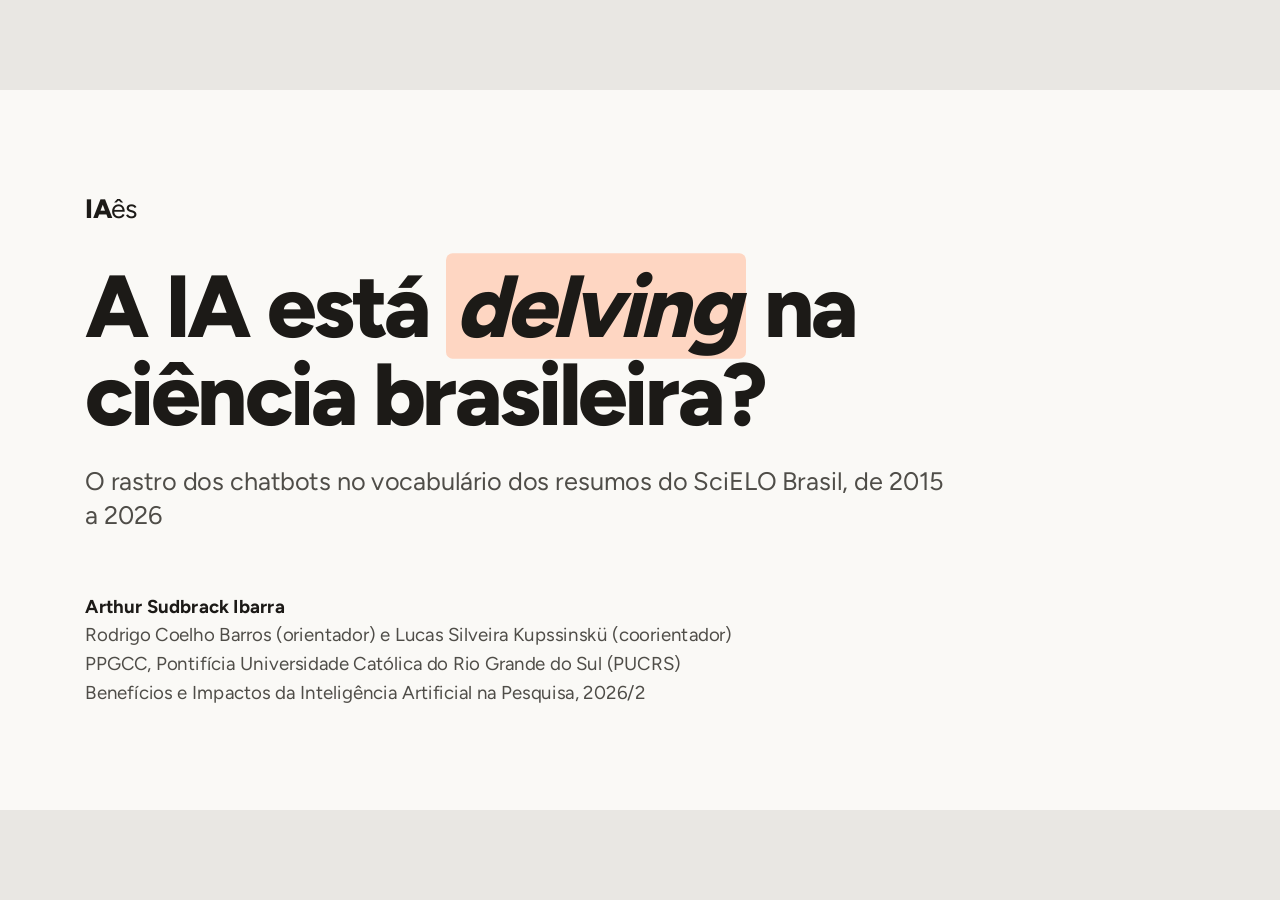
<file: slides/index.html>
<!DOCTYPE html>
<html lang="pt-BR">
<head>
<meta charset="UTF-8">
<meta name="viewport" content="width=device-width, initial-scale=1.0">
<title>A IA está delving na ciência brasileira?</title>

<!-- Figtree, the IAês typeface, from the site's own files (see FONTS below), so the deck works
     offline and makes no third-party requests, like the site. -->

<style>
/* ===========================================================================
   FONTS
   =========================================================================== */
@font-face { font-family: 'Figtree'; font-weight: 400; font-display: swap; src: url('../site/public/fontes/figtree/figtree-latin-400-normal.woff2') format('woff2'); }
@font-face { font-family: 'Figtree'; font-weight: 500; font-display: swap; src: url('../site/public/fontes/figtree/figtree-latin-500-normal.woff2') format('woff2'); }
@font-face { font-family: 'Figtree'; font-weight: 600; font-display: swap; src: url('../site/public/fontes/figtree/figtree-latin-600-normal.woff2') format('woff2'); }
@font-face { font-family: 'Figtree'; font-weight: 700; font-display: swap; src: url('../site/public/fontes/figtree/figtree-latin-700-normal.woff2') format('woff2'); }
@font-face { font-family: 'Figtree'; font-weight: 800; font-display: swap; src: url('../site/public/fontes/figtree/figtree-latin-800-normal.woff2') format('woff2'); }

/* ===========================================================================
   THEME TOKENS
   Copied from the IAês design (site/public/css/iaes.css) so the slides and
   the site look like one piece when the video cuts between them.
   =========================================================================== */
:root {
    --papel: #FAF9F6;
    --superficie: #FFFFFF;
    --sutil: #F1F0ED;
    --linha: #E1DFDB;
    --linha-forte: #CAC7C2;
    --tinta: #1C1A17;
    --tinta-2: #4F4D48;
    --tinta-3: #66635D;
    --grade: #E8E6E2;
    --eixo: #BAB7B2;
    --base: #888681;
    --base-claro: #B3B1AB;
    --excesso: #D84925;
    --excesso-texto: #AF2F09;
    --excesso-veu: rgba(216, 73, 37, .16);
    --pt: #0A96AF;
    --en: #3853B6;
    --pt-1: #D4E9EB;
    --en-1: #DBDEEC;
    --inserido: #035E23;
    --inserido-fundo: #CDF1D3;
    --realce-2: #FED6C2;

    --fonte: 'Figtree', 'Helvetica Neue', Arial, sans-serif;

    --stage-bg: #E9E7E3;
    --slide-bg: var(--papel);

    --pad-x: 128px;
    --title-size: 64px;
    --body-size: 34px;
    --small-size: 24px;
    --ease: cubic-bezier(0.16, 1, 0.3, 1);
}

* { margin: 0; padding: 0; box-sizing: border-box; }

/* ===========================================================================
   FIXED 16:9 STAGE
   =========================================================================== */
/* 1. Lock the browser viewport */
html,
body {
    width: 100%;
    height: 100%;
    margin: 0;
    overflow: hidden;
    background: var(--stage-bg, #000);
}

/* 2. Full-window deck viewport */
.deck-viewport {
    position: fixed;
    inset: 0;
    overflow: hidden;
    background: var(--stage-bg, #000);
}

/* 3. Fixed 16:9 design canvas.
   JavaScript sets transform: translate(...) scale(...). */
.deck-stage {
    position: absolute;
    left: 0;
    top: 0;
    width: 1920px;
    height: 1080px;
    overflow: hidden;
    transform-origin: 0 0;
    background: var(--slide-bg, #fff);
}

/* 4. Slides stack inside the fixed stage.
   Content must be laid out at 1920×1080, not reflowed per device. */
.slide {
    position: absolute;
    inset: 0;
    width: 1920px;
    height: 1080px;
    overflow: hidden;
    display: block;
    visibility: hidden;
    opacity: 0;
    pointer-events: none;
    background: var(--slide-bg, #fff);
}

.slide.active,
.slide.visible {
    visibility: visible;
    opacity: 1;
    pointer-events: auto;
    z-index: 1;
}

/* 5. Keep media inside authored slide bounds */
img,
video,
canvas,
svg {
    max-width: 100%;
    max-height: 100%;
}

/* 6. Presentation chrome stays outside the slide design system */
.deck-controls {
    position: fixed;
    left: 50%;
    bottom: 22px;
    transform: translateX(-50%);
    z-index: 1000;
}

/* 7. Print one fixed-size slide per page */
@media print {
    html,
    body {
        width: 1920px;
        height: auto;
        overflow: visible;
        background: #fff;
    }

    .deck-viewport {
        position: static;
        overflow: visible;
        background: #fff;
    }

    .deck-stage {
        position: static;
        width: auto;
        height: auto;
        transform: none !important;
        background: none;
    }

    .slide {
        position: relative;
        display: block !important;
        visibility: visible !important;
        opacity: 1 !important;
        pointer-events: auto !important;
        width: 1920px;
        height: 1080px;
        break-after: page;
        page-break-after: always;
    }

    .slide:last-child {
        break-after: auto;
        page-break-after: auto;
    }

    .deck-controls {
        display: none !important;
    }
}

/* 8. Reduced motion */
@media (prefers-reduced-motion: reduce) {
    *,
    *::before,
    *::after {
        animation-duration: 0.01ms !important;
        transition-duration: 0.2s !important;
    }
}

/* ===========================================================================
   BASE TYPE
   =========================================================================== */
body { font-family: var(--fonte); color: var(--tinta); -webkit-font-smoothing: antialiased; }
.slide { font-family: var(--fonte); color: var(--tinta); }
.notes { display: none !important; }

/* ===========================================================================
   SLIDE FRAME
   Every content slide: an action title at the top, the exhibit below, and a
   thin footer with the author and the slide number.
   =========================================================================== */
.frame {
    position: absolute;
    inset: 0;
    padding: 96px var(--pad-x) 0;
    display: flex;
    flex-direction: column;
}
.title {
    font-size: var(--title-size);
    line-height: 1.08;
    font-weight: 800;
    letter-spacing: -0.02em;
    max-width: 1560px;
    text-wrap: balance;
}
.lede {
    margin-top: 24px;
    font-size: 30px;
    line-height: 1.4;
    color: var(--tinta-2);
    max-width: 1300px;
}
.body {
    flex: 1;
    display: flex;
    gap: 80px;
    align-items: center;
    padding-bottom: 120px;
}
.foot {
    position: absolute;
    left: var(--pad-x);
    right: var(--pad-x);
    bottom: 48px;
    display: flex;
    justify-content: space-between;
    align-items: baseline;
    font-size: 20px;
    color: var(--tinta-3);
    border-top: 1px solid var(--linha);
    padding-top: 16px;
}
.foot .src { max-width: 1300px; }
.foot .n { font-weight: 600; font-variant-numeric: tabular-nums; }

.wordmark { font-weight: 800; letter-spacing: -0.03em; }
.wordmark span { font-weight: 300; }

.w { font-style: italic; }
.en { color: var(--en); }
.pt { color: var(--pt); }
.ex { color: var(--excesso-texto); }
.mark {
    background: var(--realce-2);
    border-radius: 6px;
    padding: 0 8px;
    box-decoration-break: clone;
    -webkit-box-decoration-break: clone;
}

/* Side column of a result slide: big number, then the reading of it. */
.side { width: 600px; flex: none; }
.side p { font-size: var(--body-size); line-height: 1.38; color: var(--tinta-2); }
.side p + p { margin-top: 28px; }
.side strong { color: var(--tinta); font-weight: 700; }
.big {
    font-size: 132px;
    font-weight: 800;
    letter-spacing: -0.04em;
    line-height: 0.95;
    font-variant-numeric: tabular-nums;
}
.big small { font-size: 64px; font-weight: 700; }
.big-label { font-size: 28px; color: var(--tinta-2); margin-top: 12px; line-height: 1.35; }
.verdict {
    margin-top: 36px;
    padding-left: 24px;
    border-left: 6px solid var(--tinta);
    font-size: 32px;
    line-height: 1.35;
    font-weight: 600;
}
.verdict.ok { border-color: var(--excesso); }
.verdict.no { border-color: var(--base); }

.chart { flex: 1; min-width: 0; height: 640px; }
.chart svg { width: 100%; height: 100%; overflow: visible; }
.chart text { font-family: var(--fonte); }

/* ===========================================================================
   ENTRANCE ANIMATION
   One soft rise per element, staggered. Chart bars grow from the axis.
   =========================================================================== */
.reveal {
    opacity: 0;
    transform: translateY(18px);
    transition: opacity .7s var(--ease), transform .7s var(--ease);
}
.slide.visible .reveal { opacity: 1; transform: none; }
.slide.visible .reveal.d1 { transition-delay: .08s; }
.slide.visible .reveal.d2 { transition-delay: .18s; }
.slide.visible .reveal.d3 { transition-delay: .30s; }
.slide.visible .reveal.d4 { transition-delay: .42s; }

.grow { transform-box: fill-box; transform-origin: 50% 100%; transform: scaleY(0); transition: transform .9s var(--ease); }
.grow-x { transform-box: fill-box; transform-origin: 0 50%; transform: scaleX(0); transition: transform .9s var(--ease); }
.slide.visible .grow, .slide.visible .grow-x { transform: none; }
/* The slide shown on load appears at once; the entrance plays from the first change on. */
body.instant .reveal, body.instant .grow, body.instant .grow-x { transition: none !important; }

/* ===========================================================================
   SLIDE 1: TITLE
   =========================================================================== */
.cover { padding: 0 var(--pad-x); display: flex; flex-direction: column; justify-content: center; height: 100%; }
.cover .wordmark { font-size: 40px; margin-bottom: 56px; }
.cover h1 {
    font-size: 132px;
    line-height: 1.0;
    font-weight: 800;
    letter-spacing: -0.035em;
    max-width: 1500px;
}
.cover h1 .mark { padding: 0 14px; border-radius: 10px; font-style: italic; }
.cover .sub { margin-top: 40px; font-size: 38px; color: var(--tinta-2); max-width: 1300px; line-height: 1.35; }
.cover .authors { margin-top: 88px; font-size: 28px; line-height: 1.55; color: var(--tinta-2); }
.cover .authors strong { color: var(--tinta); font-weight: 700; }

/* ===========================================================================
   SLIDE 2: MOTIVATION
   =========================================================================== */
.quote {
    flex: 1;
    background: var(--superficie);
    border: 1px solid var(--linha);
    border-radius: 16px;
    padding: 56px 64px;
}
.quote .q { font-size: 44px; line-height: 1.35; font-weight: 500; }
.quote .who { margin-top: 28px; font-size: 24px; color: var(--tinta-3); }
.quote .tag { font-size: 24px; color: var(--tinta-3); margin-bottom: 20px; font-weight: 600; }

/* ===========================================================================
   SLIDE 3: QUESTION AND HYPOTHESES
   =========================================================================== */
.hyps { display: grid; grid-template-columns: repeat(3, 1fr); gap: 32px; width: 100%; }
.hyp {
    background: var(--superficie);
    border: 1px solid var(--linha);
    border-radius: 16px;
    padding: 44px 44px 48px;
}
.hyp .h { font-size: 36px; font-weight: 800; color: var(--excesso-texto); }
.hyp p { margin-top: 18px; font-size: 32px; line-height: 1.38; color: var(--tinta); }

/* ===========================================================================
   SLIDE 4: METHOD
   =========================================================================== */
.facts { width: 560px; flex: none; display: flex; flex-direction: column; gap: 36px; }
.fact .v { font-size: 64px; font-weight: 800; letter-spacing: -0.03em; font-variant-numeric: tabular-nums; }
.fact .l { font-size: 27px; line-height: 1.35; color: var(--tinta-2); margin-top: 4px; }

/* ===========================================================================
   DEMO SLIDES
   A browser frame with the page and the steps, so the viewer knows the
   video is about to leave the slides.
   =========================================================================== */
.demo { background: var(--tinta); color: var(--papel); }
.demo .frame { padding-top: 0; justify-content: center; }
.demo .live { font-size: 30px; font-weight: 700; color: #FFB596; display: flex; align-items: center; gap: 16px; }
.demo .live::before { content: ''; width: 18px; height: 18px; border-radius: 50%; background: var(--excesso); box-shadow: 0 0 0 8px rgba(216, 73, 37, .25); }
.demo .title { color: var(--papel); margin-top: 20px; font-size: 96px; }
.demo .lede { color: #D9D6D0; }
.browser {
    margin-top: 64px;
    width: 1664px;
    background: var(--papel);
    border-radius: 18px;
    overflow: hidden;
    color: var(--tinta);
}
.browser .bar {
    display: flex; align-items: center; gap: 14px;
    padding: 18px 26px;
    background: var(--sutil);
    border-bottom: 1px solid var(--linha);
    font-size: 24px; color: var(--tinta-2);
}
.browser .dot { width: 14px; height: 14px; border-radius: 50%; background: var(--linha-forte); }
.browser .url {
    margin-left: 18px; flex: 1;
    background: var(--superficie); border: 1px solid var(--linha); border-radius: 10px;
    padding: 8px 18px; font-size: 24px; color: var(--tinta-2);
    text-decoration: none; overflow: hidden; white-space: nowrap; text-overflow: ellipsis;
}
.browser .url b { color: var(--tinta); font-weight: 600; }
.steps { list-style: none; counter-reset: s; padding: 40px 48px 44px; display: grid; grid-template-columns: repeat(3, 1fr); gap: 36px; }
.steps li { counter-increment: s; font-size: 30px; line-height: 1.38; }
.steps li::before {
    content: counter(s);
    display: block;
    font-size: 26px; font-weight: 800; color: var(--excesso-texto);
    margin-bottom: 10px;
}

/* ===========================================================================
   SLIDE 9: TRANSLATION PAIRS
   =========================================================================== */
.pairs { margin-top: 28px; display: grid; grid-template-columns: auto auto auto; gap: 10px 20px; font-size: 32px; align-items: baseline; justify-content: start; }
.pairs .arrow { color: var(--tinta-3); }

/* ===========================================================================
   SLIDE 12: BENEFITS AND IMPACTS
   =========================================================================== */
.cols { display: grid; grid-template-columns: 1fr 1fr; gap: 48px; width: 100%; }
.col { background: var(--superficie); border: 1px solid var(--linha); border-radius: 16px; padding: 48px 52px; }
.col h3 { font-size: 38px; font-weight: 800; }
.col.good h3 { color: var(--inserido); }
.col.bad h3 { color: var(--excesso-texto); }
.col ul { margin-top: 24px; list-style: none; }
.col li { font-size: 31px; line-height: 1.38; padding-left: 30px; position: relative; color: var(--tinta); }
.col li + li { margin-top: 18px; }
.col li::before { content: ''; position: absolute; left: 0; top: 17px; width: 12px; height: 12px; border-radius: 3px; background: var(--linha-forte); }
.col.good li::before { background: var(--inserido); }
.col.bad li::before { background: var(--excesso); }

/* ===========================================================================
   SLIDE 14: CONCLUSIONS
   =========================================================================== */
.concl { list-style: none; width: 960px; flex: none; }
.concl li { font-size: 36px; line-height: 1.36; padding: 22px 0 22px 0; border-top: 1px solid var(--linha); }
.concl li:last-child { border-bottom: 1px solid var(--linha); }
.concl li b { font-weight: 800; }
.links { flex: 1; display: flex; flex-direction: column; gap: 32px; }
.link .l { font-size: 24px; color: var(--tinta-3); font-weight: 600; }
.link a { display: block; margin-top: 6px; font-size: 27px; color: var(--tinta); text-decoration: none; white-space: nowrap; line-height: 1.3; }

/* ===========================================================================
   SLIDE 15: REFERENCES
   =========================================================================== */
.refs { list-style: none; margin-top: 48px; max-width: 1600px; }
.refs li { font-size: 26px; line-height: 1.45; color: var(--tinta-2); padding-left: 0; }
.refs li + li { margin-top: 20px; }
.refs li b { color: var(--tinta); font-weight: 600; }

/* ===========================================================================
   OVERLAY CHROME (outside the slide design: rehearsal notes, help, editing)
   =========================================================================== */
.notes-drawer {
    position: fixed; left: 0; right: 0; bottom: 0;
    max-height: 42vh; overflow: auto;
    background: rgba(28, 26, 23, .94); color: #F4F2EE;
    padding: 20px 28px 24px;
    font: 18px/1.5 var(--fonte);
    z-index: 2000;
    display: none;
}
.notes-drawer.show { display: block; }
.notes-drawer .t { font-size: 14px; color: #BDB9B2; margin-bottom: 6px; }
.help {
    position: fixed; right: 16px; bottom: 16px; z-index: 2001;
    background: rgba(28, 26, 23, .92); color: #F4F2EE;
    font: 15px/1.6 var(--fonte); padding: 14px 18px; border-radius: 10px;
    display: none;
}
.help.show { display: block; }
.help b { display: inline-block; min-width: 26px; color: #FFB596; }

.edit-hotzone { position: fixed; top: 0; left: 0; width: 80px; height: 80px; z-index: 10000; cursor: pointer; }
.edit-toggle {
    position: fixed; top: 16px; left: 16px; z-index: 10001;
    font: 600 15px var(--fonte); padding: 8px 14px; border-radius: 8px;
    border: 1px solid var(--linha-forte); background: var(--superficie); color: var(--tinta);
    opacity: 0; pointer-events: none; transition: opacity .3s ease;
}
.edit-toggle.show, .edit-toggle.active { opacity: 1; pointer-events: auto; }
.edit-bar {
    position: fixed; top: 16px; left: 50%; transform: translateX(-50%); z-index: 10001;
    display: none; gap: 10px; align-items: center;
    font: 15px var(--fonte); padding: 8px 12px; border-radius: 10px;
    background: var(--tinta); color: var(--papel);
}
.edit-bar.show { display: flex; }
.edit-bar button { font: 600 14px var(--fonte); padding: 6px 10px; border-radius: 6px; border: 0; cursor: pointer; }
body.editing [contenteditable="true"] { outline: 2px dashed var(--excesso); outline-offset: 4px; }
</style>
</head>
<body>

<div class="deck-viewport">
<main class="deck-stage" id="deckStage">

<!-- ======================================================================
     SPEAKER NOTES
     Each slide carries an <aside class="notes"> that is never shown on the
     slide. Press P to open the presenter window (speech, steps on the site,
     background, timer) or N for a drawer with the speech at the bottom.
       .fale     what to say, word for word
       .site     the clicks on IAês (demo slides only)
       .entenda  the background, in plain words, for the author to read
                 before recording; not to be said
     data-tempo on each section is the speaking budget in seconds.
     ====================================================================== -->

<!-- ===================== 1. TITLE ===================== -->
<section class="slide" data-tempo="9" data-titulo="Capa">
    <div class="cover">
        <div class="wordmark reveal">IA<span>ês</span></div>
        <h1 class="reveal d1">A IA está <span class="mark">delving</span> na ciência brasileira?</h1>
        <p class="sub reveal d2">O rastro dos chatbots no vocabulário dos resumos do SciELO Brasil, de 2015 a 2026</p>
        <p class="authors reveal d3">
            <strong>Arthur Sudbrack Ibarra</strong><br>
            Rodrigo Coelho Barros (orientador) e Lucas Silveira Kupssinskü (coorientador)<br>
            PPGCC, Pontifícia Universidade Católica do Rio Grande do Sul (PUCRS)<br>
            Benefícios e Impactos da Inteligência Artificial na Pesquisa, 2026/2
        </p>
    </div>
    <aside class="notes">
        <div class="fale">
            <p>Oi, eu sou o Arthur Ibarra, da PUCRS. Neste vídeo eu conto se a inteligência artificial já mudou o jeito como a ciência brasileira escreve.</p>
        </div>
        <div class="entenda">
            <p><b>O título.</b> <i>Delve</i> é um verbo inglês que quer dizer mergulhar num assunto, se aprofundar. O ChatGPT usa essa palavra muito mais do que as pessoas usavam, e ela virou piada entre pesquisadores. O título pergunta, brincando, se a IA já está "mergulhando" na ciência do Brasil.</p>
            <p><b>Resumo.</b> É o parágrafo no começo de um artigo científico que conta, em poucas linhas, o que foi feito e o que se descobriu. Quase todo artigo brasileiro tem um resumo em português e uma versão em inglês, o <i>abstract</i>.</p>
            <p><b>SciELO Brasil.</b> É a biblioteca on-line que reúne as principais revistas científicas brasileiras de acesso aberto. Foi de lá que vieram todos os resumos.</p>
            <p><b>Os coautores.</b> Rodrigo Barros é o orientador e Lucas Kupssinskü o coorientador; o enunciado pede que eles apareçam como autores.</p>
        </div>
    </aside>
</section>

<!-- ===================== 2. MOTIVATION ===================== -->
<section class="slide" data-tempo="19" data-titulo="Motivação">
    <div class="frame">
        <h2 class="title reveal">Os chatbots têm palavras favoritas, e elas já aparecem nos artigos científicos</h2>
        <div class="body">
            <div class="quote reveal d1">
                <div class="tag">Um abstract brasileiro de 2025</div>
                <p class="q">"The investigation <span class="mark">delves</span> into understanding the correlation among various DLT test variables..."</p>
                <p class="who">Soils and Rocks, 2025, no SciELO Brasil</p>
            </div>
            <div class="side reveal d2">
                <div class="big">13,5%<small></small></div>
                <p class="big-label">dos resumos de biomedicina de 2024, no mínimo, passaram por um chatbot, segundo a contagem de palavras de Kobak e colegas no PubMed</p>
            </div>
        </div>
    </div>
    <div class="foot"><span class="src">Kobak et al. (2025), Science Advances. Frase: Soils and Rocks (2025), SciELO Brasil, CC BY.</span><span class="n">02</span></div>
    <aside class="notes">
        <div class="fale">
            <p>Quem usa o ChatGPT percebe que ele tem palavras preferidas, como o verbo inglês <i>delve</i>, se aprofundar. Contando palavras assim em milhões de resumos de biomedicina, Kobak e colegas estimaram que pelo menos 13,5% dos resumos de 2024 passaram por um chatbot. Faltava essa conta para o Brasil.</p>
        </div>
        <div class="entenda">
            <p><b>Chatbot e LLM.</b> LLM quer dizer <i>large language model</i>, modelo de linguagem grande. É o "motor" por trás do ChatGPT, do Gemini e do Claude. Chatbot é o programa de conversa que usa esse motor.</p>
            <p><b>A frase do slide.</b> É de um abstract de verdade, publicado em 2025 na revista Soils and Rocks e guardado no site. Ela mostra o tipo de frase que o ChatGPT costuma escrever.</p>
            <p><b>Kobak e colegas (2025).</b> Publicaram na Science Advances o método que nós adaptamos. Eles contaram, ano a ano, quantos resumos do PubMed (a base de artigos de medicina e biologia dos Estados Unidos) usavam cada palavra, e acharam palavras que dispararam depois do ChatGPT. Daí saiu a estimativa de que pelo menos 13,5% dos resumos de 2024 passaram por um LLM.</p>
            <p><b>"Passou por um chatbot".</b> Quer dizer que o autor usou a ferramenta para escrever, revisar ou traduzir o texto. Não quer dizer que o artigo foi inventado pela IA.</p>
        </div>
    </aside>
</section>

<!-- ===================== 3. QUESTION ===================== -->
<section class="slide" data-tempo="20" data-titulo="Pergunta e hipóteses">
    <div class="frame">
        <h2 class="title reveal">Os chatbots deixaram marca nos resumos brasileiros? E essa marca é maior em inglês?</h2>
        <div class="body">
            <div class="hyps">
                <div class="hyp reveal d1">
                    <div class="h">H1</div>
                    <p>A partir de 2023, algumas palavras de estilo aparecem bem acima da sua tendência.</p>
                </div>
                <div class="hyp reveal d2">
                    <div class="h">H2</div>
                    <p>No mesmo artigo, a marca é maior no abstract em <span class="en">inglês</span> do que no resumo em <span class="pt">português</span>.</p>
                </div>
                <div class="hyp reveal d3">
                    <div class="h">H3</div>
                    <p>As palavras que marcam o <span class="pt">português</span> são de estilo e são outras, diferentes das do <span class="en">inglês</span>.</p>
                </div>
            </div>
        </div>
    </div>
    <div class="foot"><span class="src">Hipóteses do artigo, que testamos com dados do SciELO Brasil.</span><span class="n">03</span></div>
    <aside class="notes">
        <div class="fale">
            <p>Então perguntamos: os chatbots deixaram marca nos resumos do SciELO Brasil? E, como quase todo artigo daqui tem resumo em português e em inglês, a marca é maior no inglês? Daí vêm as três hipóteses: palavras acima do esperado, mais marca em inglês e marcas diferentes em cada língua.</p>
        </div>
        <div class="entenda">
            <p><b>Hipótese.</b> É o palpite que o estudo testa com os dados. No fim, cada uma se confirma ou não.</p>
            <p><b>Por que esperar mais marca em inglês (H2).</b> Muitos pesquisadores brasileiros escrevem o resumo em português e usam um chatbot para fazer ou melhorar a versão em inglês, a língua em que têm menos segurança. Então era de se esperar que o inglês mostrasse mais rastro.</p>
            <p><b>Por que esperar palavras diferentes (H3).</b> Cada língua tem os seus vícios. Achávamos que o ChatGPT teria palavras preferidas próprias em português. No artigo, a H3 tem duas partes: as palavras do português são de estilo (isso se confirma) e são diferentes das do inglês (isso não).</p>
            <p><b>Palavra de estilo.</b> É uma palavra que muda o jeito de dizer, sem mudar o assunto: <i>destacando</i>, <i>crucial</i>, <i>abordagens</i>. Palavra de tema (ou de conteúdo) é a que diz do que o texto trata: <i>covid</i>, <i>vacina</i>, <i>soja</i>.</p>
        </div>
    </aside>
</section>

<!-- ===================== 4. METHOD ===================== -->
<section class="slide" data-tempo="24" data-titulo="Como medimos">
    <div class="frame">
        <h2 class="title reveal">Uma palavra entra na conta quando sobe muito acima da própria tendência</h2>
        <div class="body">
            <div class="chart reveal d1" id="chartMetodo" role="img" aria-label="Parcela dos resumos em português com a palavra destacando, de 2015 a 2026, contra o esperado pela tendência de 2021-22: 4,7% em 2025, quando a tendência previa 1,5%."></div>
            <div class="facts reveal d2">
                <div class="fact"><div class="v">195.600</div><div class="l">resumos, <span class="pt">94.882 em português</span> e <span class="en">100.718 em inglês</span></div></div>
                <div class="fact"><div class="v">357</div><div class="l">revistas do SciELO Brasil, de 2015 a 2026</div></div>
                <div class="fact"><div class="l">Só contam as palavras de <strong>estilo</strong>. Palavras de tema, como <i>covid</i>, sobem por outro motivo.</div></div>
            </div>
        </div>
    </div>
    <div class="foot"><span class="src">Método de Kobak et al. (2025), adaptado ao SciELO. 2026 vai até outubro.</span><span class="n">04</span></div>
    <aside class="notes">
        <div class="fale">
            <p>Juntamos 195.600 resumos de 357 revistas, de 2015 a 2026. Para cada palavra, prolongamos a tendência de 2021 e 2022, antes do ChatGPT. Veja <i>destacando</i>: o tracejado é o esperado, e a palavra subiu muito acima dele. Essa distância é o excesso. Só contam palavras de estilo, como esta, porque palavras de tema, como <i>covid</i>, sobem por outro motivo.</p>
        </div>
        <div class="entenda">
            <p><b>O gráfico.</b> A linha azul-petróleo é a parcela dos resumos em português que usam <i>destacando</i>, ano a ano. Ficava perto de 1,5% até 2022 e chegou a 4,7% em 2025. A linha tracejada cinza é o que se esperava se nada tivesse mudado. A área laranja entre as duas é o excesso.</p>
            <p><b>A tendência.</b> Pegamos o uso da palavra em 2021 e em 2022 e prolongamos essa linha para os anos seguintes (se ela estava caindo, a linha fica reta). 2023 não entra na base porque o ChatGPT saiu em 30 de novembro de 2022.</p>
            <p><b>Excesso.</b> Uma palavra só conta quando aparece em pelo menos 10 resumos no ano, fica bem acima do esperado, passa num teste estatístico e é usada por várias revistas (para não pegar o vício de uma revista só).</p>
            <p><b>Estilo ou tema.</b> O Claude classificou cada uma das 1.682 palavras com excesso, e você conferiu uma amostra de 100 por língua sem ver a resposta dele. Onde vocês discordaram, valeu a sua classificação.</p>
            <p><b>O que adaptamos.</b> O SciELO é cerca de cem vezes menor que o PubMed. Por isso usamos sempre o mesmo grupo de revistas em cada comparação, corrigimos pelo tamanho dos resumos (eles ficaram mais longos) e exigimos testes estatísticos. Se perguntarem, isso está no artigo; no vídeo não precisa entrar.</p>
        </div>
    </aside>
</section>

<!-- ===================== 5. DEMO: WORDS OVER TIME ===================== -->
<section class="slide demo" data-tempo="22" data-titulo="Demo: Palavras no tempo">
    <div class="frame">
        <div class="live reveal">Agora no site</div>
        <h2 class="title reveal d1">Palavras no tempo</h2>
        <p class="lede reveal d2">Cada palavra contra a sua tendência, nas duas línguas.</p>
        <div class="browser reveal d3">
            <div class="bar"><span class="dot"></span><span class="dot"></span><span class="dot"></span>
                <a class="url demo-link" data-path="pt/palavras/?p=destacando.pt,highlighting.en" target="_blank" rel="noopener"><b>IAês</b> &rsaquo; Palavras no tempo</a></div>
            <ol class="steps">
                <li><i>destacando</i> em português e <i>highlighting</i> em inglês</li>
                <li>O tracejado é o esperado; o laranja é o excesso</li>
                <li>Frases reais com a palavra, antes e depois do ChatGPT</li>
            </ol>
        </div>
    </div>
    <aside class="notes">
        <div class="fale">
            <p>Isso está no IAês, o site que construímos com os mesmos dados. Aqui está <i>destacando</i> e, ao lado, <i>highlighting</i>, a equivalente em inglês. Em 2025, <i>destacando</i> apareceu 3,1 vezes o que a tendência previa. E lá embaixo dá para ler frases reais com a palavra.</p>
        </div>
        <ol class="site">
            <li>Clique no endereço do slide (ou abra o link abaixo). A página abre com <i>destacando</i> e <i>highlighting</i> já escolhidas.</li>
            <li>Na frase "aqui está <i>destacando</i>", passe o mouse pelo ponto de 2025 do painel <i>destacando</i>: a dica mostra o observado e o esperado.</li>
            <li>Na frase "3,1 vezes", aponte o número 3,1× no canto do painel.</li>
            <li>Na frase "lá embaixo", role a página até "Em contexto" e mostre uma frase de 2025.</li>
            <li>Volte para a aba dos slides e avance.</li>
        </ol>
        <div class="entenda">
            <p><b>IAês.</b> É o site que fizemos junto com o artigo. O nome junta IA com o -ês de juridiquês e economês, que indica um jeito próprio de escrever. Ele roda todo no navegador, em português e em inglês.</p>
            <p><b>3,1×.</b> Quer dizer que, em 2025, a parcela de resumos com <i>destacando</i> foi 3,1 vezes o valor que a tendência previa (4,7% contra 1,5%). <i>Highlighting</i> ficou em 2,8 vezes.</p>
            <p><b>O par.</b> <i>Highlighting</i> aparece ao lado porque o Claude traduziu <i>destacando</i> como <i>highlighting</i> no teste entre línguas (o slide 9).</p>
        </div>
    </aside>
</section>

<!-- ===================== 6. RESULT H1 ===================== -->
<section class="slide" data-tempo="17" data-titulo="H1: palavras em excesso">
    <div class="frame">
        <h2 class="title reveal">Depois do ChatGPT, as palavras de estilo em excesso dispararam nas duas línguas</h2>
        <div class="body">
            <div class="chart reveal d1" id="chartH1" role="img" aria-label="Palavras de estilo em excesso por ano: no máximo 6 por ano de 2018 a 2022 em cada língua; em 2025, 108 em inglês e 69 em português; em 2026, até outubro, 150 e 126."></div>
            <div class="side reveal d2">
                <p>De 2018 a 2022: <strong>no máximo 6</strong> por ano em cada língua.</p>
                <p>Em 2025: <strong class="en">108 em inglês</strong> e <strong class="pt">69 em português</strong>.</p>
                <div class="verdict ok">H1 se confirma.</div>
            </div>
        </div>
    </div>
    <div class="foot"><span class="src">Tendência dos dois anos anteriores a cada ano. 2026 vai até outubro.</span><span class="n">06</span></div>
    <aside class="notes">
        <div class="fale">
            <p>A primeira hipótese se confirma com folga. Até 2022, no máximo seis palavras de estilo por ano passavam da tendência em cada língua. Em 2025 foram 108 em inglês e 69 em português, e 2026, que nem terminou, já passou disso.</p>
        </div>
        <div class="entenda">
            <p><b>O gráfico.</b> Cada par de barras é um ano: azul para inglês, azul-petróleo para português. A linha vertical marca a chegada do ChatGPT.</p>
            <p><b>Uma diferença de base.</b> Aqui, cada ano é comparado com a tendência dos dois anos que vieram três e dois anos antes (a regra de Kobak). Para 2025, isso quer dizer 2022 e 2023. Por isso o slide diz "acima da tendência", que é a descrição exata.</p>
            <p><b>2026.</b> Os dados vão até outubro de 2026: 150 palavras em inglês e 126 em português.</p>
        </div>
    </aside>
</section>

<!-- ===================== 7. LOWER BOUND ===================== -->
<section class="slide" data-tempo="17" data-titulo="Estimativa mínima">
    <div class="frame">
        <h2 class="title reveal">Pelo menos 1 em cada 6 abstracts em inglês de 2025 passou por um chatbot</h2>
        <div class="body">
            <div class="chart reveal d1" id="chartBound" role="img" aria-label="Parcela mínima dos resumos que passaram por um LLM: em inglês, 0,5% em 2023, 11,2% em 2024, 17,3% em 2025 e 15,8% em 2026; em português, 1,8%, 0,4%, 12,7% e 19,4%."></div>
            <div class="side reveal d2">
                <div class="big en">17,3%</div>
                <p class="big-label">dos abstracts em inglês de 2025, no mínimo</p>
                <div class="big pt" style="margin-top:40px">12,7%</div>
                <p class="big-label">dos resumos em português de 2025, no mínimo</p>
            </div>
        </div>
    </div>
    <div class="foot"><span class="src">Marcadoras escolhidas numa metade dos resumos e medidas na outra. Barras finas: erro padrão.</span><span class="n">07</span></div>
    <aside class="notes">
        <div class="fale">
            <p>Com essas palavras dá para estimar quantos resumos passaram por um chatbot: pelo menos 17% dos abstracts em inglês de 2025 e 13% dos resumos em português. É um piso, porque a conta só enxerga os textos em que o modelo deixou essas palavras.</p>
        </div>
        <div class="entenda">
            <p><b>A ideia.</b> Contamos quantos resumos têm pelo menos uma palavra-marcadora. Essa parcela subiu bem acima do que a tendência previa. Se os textos sem IA seguiram a tendência, essa sobra só pode vir de textos que passaram por um chatbot. Logo, pelo menos essa parcela usou IA.</p>
            <p><b>Palavra-marcadora.</b> Uma palavra de estilo com excesso, que funciona como pista de uso de IA.</p>
            <p><b>Por que é um piso.</b> Um texto que passou pelo chatbot sem ganhar nenhuma marcadora não aparece na conta. Uma versão mais apertada da mesma conta dá 29,5% em inglês e 22,2% em português.</p>
            <p><b>Metades.</b> Escolhemos as marcadoras com metade dos resumos e medimos na outra metade (e vice-versa). Assim a palavra não é escolhida e medida nos mesmos textos, o que inflaria o número.</p>
            <p><b>Placebo.</b> A mesma conta feita seis anos antes, com a tendência de 2015-2016 e medindo 2017 a 2020, quando não havia ChatGPT, dá perto de zero. É o sinal de que a conta não inventa uso onde não existe.</p>
            <p><b>Erro padrão.</b> É a margem de incerteza: 17,3% mais ou menos 1,6 em inglês e 12,7% mais ou menos 1,7 em português.</p>
        </div>
    </aside>
</section>

<!-- ===================== 8. RESULT H2 ===================== -->
<section class="slide" data-tempo="20" data-titulo="H2: mesmo artigo">
    <div class="frame">
        <h2 class="title reveal">No mesmo artigo, inglês e português ganharam marcadoras quase no mesmo ritmo</h2>
        <div class="body">
            <div class="chart reveal d1" id="chartH2" role="img" aria-label="Alta da parcela de resumos com palavra-marcadora, de 2021-22 para 2025-26, nos mesmos 9.312 artigos: 17,5 pontos em inglês e 14,9 em português. Diferença de 2,7 pontos; o placebo dá 2,4."></div>
            <div class="side reveal d2">
                <p>Diferença: <strong>2,7 pontos</strong>.</p>
                <p>A mesma conta em anos sem ChatGPT dá <strong>2,4</strong>. Pode ser acaso.</p>
                <div class="verdict no">H2 não se confirma.</div>
            </div>
        </div>
    </div>
    <div class="foot"><span class="src">9.312 artigos com resumo e abstract, amostra do SciELO Brasil. Alta de 2021-22 para 2025-26.</span><span class="n">08</span></div>
    <aside class="notes">
        <div class="fale">
            <p>Para a segunda hipótese, comparamos o inglês e o português dentro dos mesmos 9.312 artigos. A parcela com marcadoras subiu 17,5 pontos no inglês e 14,9 no português. Essa diferença, de 2,7, é parecida com a que aparece em anos sem ChatGPT, então a segunda hipótese não se confirma.</p>
        </div>
        <div class="entenda">
            <p><b>Por que o mesmo artigo.</b> Comparar o artigo com ele mesmo tira do caminho tudo o que muda de um artigo para outro (assunto, revista, área). Só sobra a língua.</p>
            <p><b>Pontos.</b> "Subiu 17,5 pontos" quer dizer que a porcentagem de abstracts com marcadora aumentou 17,5 pontos percentuais entre 2021-22 e 2025-26.</p>
            <p><b>Placebo de novo.</b> Fizemos a mesma comparação entre anos sem ChatGPT (2015-16 contra 2019-20) e deu 2,4 pontos de diferença. Como 2,7 é desse tamanho, não dá para dizer que o inglês subiu mais.</p>
            <p><b>Detalhes que ajudam se alguém perguntar.</b> Em 2024 o inglês saiu na frente (8,6 pontos contra 1,8), e em 2025 o português alcançou. E o português ganhou marcadoras mesmo nos artigos cujo abstract em inglês não tinha nenhuma, então não é só tradução de um inglês editado.</p>
            <p><b>Um cuidado.</b> O teste compara marcadoras. O uso da IA pode ter sido maior no português do que parece, porque o experimento (slide 10) mostra que as marcadoras pegam uma edição em português com menos facilidade.</p>
        </div>
    </aside>
</section>

<!-- ===================== 9. RESULT H3 ===================== -->
<section class="slide" data-tempo="20" data-titulo="H3: tradução">
    <div class="frame">
        <h2 class="title reveal">A maioria das marcadoras do português é tradução de marcadoras do inglês</h2>
        <div class="body">
            <div class="chart reveal d1" id="chartH3" role="img" aria-label="Palavras que, traduzidas, viram uma marcadora da outra língua: 72% das marcadoras do português contra 44% das palavras de controle; 49% das marcadoras do inglês contra 22% dos controles."></div>
            <div class="side reveal d2">
                <div class="pairs">
                    <span class="pt w">aprofunda</span><span class="arrow">&rarr;</span><span class="en w">delves</span>
                    <span class="pt w">destacando</span><span class="arrow">&rarr;</span><span class="en w">highlighting</span>
                    <span class="pt w">moldam</span><span class="arrow">&rarr;</span><span class="en w">shaping</span>
                </div>
                <div class="verdict no">H3 só se confirma em parte: são palavras de estilo, mas, em grande parte, as mesmas do inglês.</div>
            </div>
        </div>
    </div>
    <div class="foot"><span class="src">Traduções do Claude, sem saber quais palavras eram marcadoras. Controles: palavras de mesma frequência sem excesso.</span><span class="n">09</span></div>
    <aside class="notes">
        <div class="fale">
            <p>Para a terceira, traduzimos as marcadoras do português para o inglês, e 72% viraram marcadoras do inglês, contra 44% de palavras comparáveis. <i>Aprofunda</i> vira <i>delves</i>, <i>destacando</i> vira <i>highlighting</i>. O português está herdando as palavras do inglês. A terceira hipótese só se confirma em parte: são palavras de estilo, mas não são outras.</p>
        </div>
        <div class="entenda">
            <p><b>Como foi o teste.</b> Para cada marcadora do português escolhemos uma palavra de controle: uma palavra de estilo com frequência parecida em 2021-22, que nunca teve excesso. O Claude traduziu todas misturadas, sem saber quais eram marcadoras. Depois vimos quantas traduções caíam numa marcadora do inglês.</p>
            <p><b>Por que o controle importa.</b> Palavras comuns às vezes traduzem para outras palavras comuns por acaso. O controle mostra quanto isso acontece sem IA nenhuma (44%). As marcadoras passam bem disso (72%), e o teste estatístico dá chance de acaso menor que uma em um milhão.</p>
            <p><b>Na outra direção.</b> 49% das marcadoras do inglês viram uma marcadora do português, contra 22% dos controles.</p>
            <p><b>O que se confirma da H3.</b> As marcadoras do português são mesmo palavras de estilo. O que cai é a ideia de que elas seriam diferentes das do inglês. Ainda assim, 28% são só do português, como <i>tensionam</i> e <i>multifacetada</i>.</p>
            <p><b>Conferência.</b> Você checou 50 traduções à mão: duas estavam erradas e uma ficou sem uma tradução comum. Isso não muda o resultado.</p>
        </div>
    </aside>
</section>

<!-- ===================== 10. EXPERIMENT ===================== -->
<section class="slide" data-tempo="17" data-titulo="Experimento">
    <div class="frame">
        <h2 class="title reveal">Ao polir um abstract em inglês, o ChatGPT e o Gemini inserem cerca de 5 marcadoras</h2>
        <div class="body">
            <div class="chart reveal d1" id="chartExp" role="img" aria-label="Marcadoras a mais por texto depois que o modelo melhora um abstract em inglês de 2019 a 2021: ChatGPT 5,1, Gemini 5,1, Claude 1,1."></div>
            <div class="side reveal d2">
                <p>80 abstracts de <strong>2019 a 2021</strong>, de antes do ChatGPT, com o pedido "melhore a escrita".</p>
                <p>Em português, eles inserem menos: <strong>2,2</strong>, <strong>2,4</strong> e <strong>0,8</strong>.</p>
            </div>
        </div>
    </div>
    <div class="foot"><span class="src">ChatGPT (GPT-6 Luna), Gemini 3.6 Flash e Claude Sonnet 5.5, 2026. Barras finas: intervalo de 95%.</span><span class="n">10</span></div>
    <aside class="notes">
        <div class="fale">
            <p>De onde vêm essas palavras? Pedimos ao ChatGPT, ao Gemini e ao Claude que melhorassem resumos escritos antes do ChatGPT. Em inglês, o ChatGPT e o Gemini colocaram umas cinco marcadoras a mais em cada texto, e o Claude, uma.</p>
        </div>
        <div class="entenda">
            <p><b>Por que resumos antigos.</b> Um resumo de 2019 com certeza foi escrito sem chatbot. Então tudo o que muda depois é obra do modelo.</p>
            <p><b>As três tarefas.</b> Melhorar um resumo em português, melhorar um em inglês e traduzir um do português para o inglês. Foram 80 textos por tarefa e por modelo. Você rodou o ChatGPT e o Gemini à mão, nas versões gratuita e Pro; o Claude rodou automático.</p>
            <p><b>Os números.</b> Em inglês, a média de marcadoras por texto foi de 8,1 para 13,2 com o ChatGPT e com o Gemini, e para 9,3 com o Claude (um limite: as marcadoras vêm de um corpus em que o ChatGPT era provavelmente o chatbot mais usado). As palavras que eles colocam são muito mais vezes marcadoras do que as que eles tiram: das 92 palavras que o ChatGPT acrescentou, 40 eram marcadoras; das 46 que ele tirou, só 1.</p>
            <p><b>Um limite.</b> Uma passada de um modelo de 2026 não reproduz o uso real, que mistura modelos antigos, várias revisões e textos escritos do zero. Por isso o experimento mostra de onde vêm as palavras, mas não serve para converter as marcas em número de usuários.</p>
        </div>
    </aside>
</section>

<!-- ===================== 11. DEMO: TIME MACHINE ===================== -->
<section class="slide demo" data-tempo="24" data-titulo="Demo: Máquina do tempo">
    <div class="frame">
        <div class="live reveal">Agora no site</div>
        <h2 class="title reveal d1">Máquina do tempo</h2>
        <p class="lede reveal d2">Um abstract de 2019, antes e depois de passar pelo ChatGPT.</p>
        <div class="browser reveal d3">
            <div class="bar"><span class="dot"></span><span class="dot"></span><span class="dot"></span>
                <a class="url demo-link" data-path="pt/maquina-do-tempo/?resumo=en-018&amp;modelo=chatgpt" target="_blank" rel="noopener"><b>IAês</b> &rsaquo; Máquina do tempo</a></div>
            <ol class="steps">
                <li>À esquerda o original, à direita a versão do ChatGPT</li>
                <li>Verde é o que ele inseriu; com contorno, as marcadoras do SciELO</li>
                <li>As palavras que cada modelo mais insere</li>
            </ol>
        </div>
    </div>
    <aside class="notes">
        <div class="fale">
            <p>No site, isso é a máquina do tempo. À esquerda está o abstract original, de 2019, e à direita a versão do ChatGPT. Em verde está o que ele colocou, e com contorno, as palavras que cresceram no SciELO: aqui foram 15. Mais abaixo aparecem as palavras que cada modelo mais insere, como <i>findings</i> e <i>these</i>.</p>
        </div>
        <ol class="site">
            <li>Clique no endereço do slide. A página abre na tarefa "Melhorar a escrita", resumo em inglês, com o ChatGPT.</li>
            <li>Na frase "à esquerda", aponte a coluna "Original (2019)"; em "à direita", a coluna "Reescrito pelo ChatGPT".</li>
            <li>Na frase "neste texto foram 15", aponte a linha acima das colunas: "54 palavras inseridas, 15 delas marcadoras".</li>
            <li>Na frase "mais abaixo", role até "O que cada modelo insere" e mostre <i>findings</i> e <i>these</i> no topo.</li>
            <li>Se sobrar tempo, clique em Gemini e depois em Claude no alto da página para comparar. Volte para os slides.</li>
        </ol>
        <div class="entenda">
            <p><b>Máquina do tempo.</b> O nome vem da ideia de pegar um texto do passado, de antes do ChatGPT, e ver como ele ficaria escrito hoje com IA.</p>
            <p><b>As cores.</b> Riscado em rosa à esquerda: o que o modelo tirou. Verde à direita: o que ele pôs. Verde com contorno: o que ele pôs e que também é marcadora no SciELO.</p>
            <p><b>findings e these.</b> Junto com <i>across</i>, <i>using</i> e <i>whereas</i>, são palavras que os três modelos acrescentaram aos abstracts em inglês.</p>
        </div>
    </aside>
</section>

<!-- ===================== 12. BENEFITS AND IMPACTS ===================== -->
<section class="slide" data-tempo="26" data-titulo="Benefícios e impactos">
    <div class="frame">
        <h2 class="title reveal">A IA barateia a escrita e, ao mesmo tempo, deixa a ciência brasileira com um sotaque só</h2>
        <div class="body">
            <div class="cols">
                <div class="col good reveal d1">
                    <h3>Benefícios</h3>
                    <ul>
                        <li>Escrever e traduzir em inglês fica mais barato para quem não é nativo</li>
                        <li>Publicar nas duas línguas fica mais fácil</li>
                        <li>Neste estudo, o Claude classificou 1.682 palavras e traduziu cerca de 1.600</li>
                    </ul>
                </div>
                <div class="col bad reveal d2">
                    <h3>Impactos</h3>
                    <ul>
                        <li>Pelo menos 1 em 6 abstracts em inglês e 1 em 8 resumos em português de 2025 passaram por um LLM</li>
                        <li>O português herda as escolhas de palavras do inglês</li>
                        <li>Detectores de IA erram mais com quem não é nativo</li>
                    </ul>
                </div>
            </div>
        </div>
    </div>
    <div class="foot"><span class="src">Liang et al. (2023); Agarwal, Naaman e Vashistha (2025); Sourati et al. (2026).</span><span class="n">12</span></div>
    <aside class="notes">
        <div class="fale">
            <p>Isso tem dois lados. Para quem não é nativo em inglês, o chatbot barateia escrever e traduzir, e este estudo também ganhou com isso: o Claude classificou e traduziu milhares de palavras. Por outro lado, a ciência brasileira passa a escrever com o mesmo sotaque, e o português pega hábitos do inglês. Como detectores de IA erram mais com quem não é nativo, o melhor caminho é pedir que os autores declarem o uso.</p>
        </div>
        <div class="entenda">
            <p><b>Este slide responde ao enunciado.</b> A disciplina pede uma discussão dos benefícios e impactos da IA no contexto do estudo. Este é esse momento.</p>
            <p><b>Sotaque só.</b> Estudos recentes mostram que sugestões de IA puxam textos de várias culturas para um estilo ocidental parecido (Agarwal e colegas, 2025) e que a variedade de estilos encolhe na era dos LLMs (Sourati e colegas, 2026). Nossos dados mostram o mesmo movimento no Brasil: o português pegando as palavras do inglês.</p>
            <p><b>Detectores.</b> Liang e colegas (2023) mostraram que detectores de texto de IA marcam como "feitos por IA" muitos textos de quem escreve inglês como segunda língua. Ou seja, puniriam justamente quem mais ganha com a ferramenta.</p>
            <p><b>O trabalho do Claude no estudo.</b> Classificou 1.682 palavras como estilo ou tema, classificou cerca de 4.000 palavras candidatas a controle e traduziu cerca de 1.600 palavras. Uma pessoa sozinha levaria muito mais tempo.</p>
            <p><b>Medir em grande escala.</b> Contar palavras em milhares de textos mostra o tamanho da mudança sem acusar nenhum autor em particular.</p>
        </div>
    </aside>
</section>

<!-- ===================== 13. DEMO: X-RAY ===================== -->
<section class="slide demo" data-tempo="22" data-titulo="Demo: Raio-X">
    <div class="frame">
        <div class="live reveal">Agora no site</div>
        <h2 class="title reveal d1">Raio-X do seu texto</h2>
        <p class="lede reveal d2">Um resumo com as marcadoras realçadas, comparado aos de 2019 e de 2025.</p>
        <div class="browser reveal d3">
            <div class="bar"><span class="dot"></span><span class="dot"></span><span class="dot"></span>
                <a class="url demo-link" data-path="pt/raio-x/" target="_blank" rel="noopener"><b>IAês</b> &rsaquo; Raio-X do seu texto</a></div>
            <ol class="steps">
                <li>Um resumo de 2025 com as marcadoras realçadas</li>
                <li>Onde ele cai entre os resumos de 2019 e de 2025</li>
                <li>Por que essa conta não detecta IA</li>
            </ol>
        </div>
    </div>
    <aside class="notes">
        <div class="fale">
            <p>Por isso o site tem um raio-X. Você cola um resumo, vê as marcadoras realçadas e onde ele fica entre os resumos de 2019 e de 2025. E o aviso lembra que isso não diz se um texto foi escrito com IA, porque muita gente já escrevia assim antes.</p>
        </div>
        <ol class="site">
            <li>Clique no endereço do slide. A página abre vazia.</li>
            <li>Na frase "você cola um resumo", clique em "Exemplo de 2025". O texto aparece com as marcadoras realçadas em laranja.</li>
            <li>Na frase "onde o texto fica", role até o gráfico "A comparação honesta" e aponte a linha "seu texto".</li>
            <li>Na frase "o aviso embaixo", role até "Isto não é um detector de IA".</li>
            <li>Volte para os slides e avance para a conclusão.</li>
        </ol>
        <div class="entenda">
            <p><b>O que aparece.</b> O exemplo de 2025 tem 17 marcadoras em 170 palavras, 10 a cada 100. Só 1,8% dos resumos de 2019 têm tantas, contra 10,3% dos de 2025.</p>
            <p><b>Por que não é detector.</b> Muitos resumos de 2019, escritos sem IA, também têm muitas marcadoras, e as curvas de 2019 e de 2025 se sobrepõem em 77%. A conta funciona para milhares de textos e falha para um texto sozinho.</p>
            <p><b>Privacidade.</b> O texto colado fica no navegador; nada é enviado para lugar nenhum.</p>
        </div>
    </aside>
</section>

<!-- ===================== 14. CONCLUSIONS ===================== -->
<section class="slide" data-tempo="17" data-titulo="Conclusões">
    <div class="frame">
        <h2 class="title reveal">Os chatbots já deixaram marca nos resumos brasileiros, nas duas línguas</h2>
        <div class="body">
            <ul class="concl reveal d1">
                <li><b>H1 se confirma:</b> 108 palavras de estilo em excesso em inglês e 69 em português em 2025</li>
                <li><b>Pelo menos 17%</b> dos abstracts em inglês e <b>13%</b> dos resumos em português de 2025 passaram por um LLM</li>
                <li><b>H2 não se confirma:</b> inglês e português subiram quase juntos</li>
                <li><b>H3 só em parte:</b> as marcadoras do português são de estilo, mas traduzem as do inglês</li>
            </ul>
            <div class="links reveal d2">
                <div class="link"><div class="l">Site IAês</div><a href="https://arthursudbrackibarra.github.io/Trab-BIIAP/pt/" target="_blank" rel="noopener">arthursudbrackibarra.github.io/Trab-BIIAP</a></div>
                <div class="link"><div class="l">Código, dados e artigo</div><a href="https://github.com/ArthurSudbrackIbarra/Trab-BIIAP" target="_blank" rel="noopener">github.com/ArthurSudbrackIbarra/Trab-BIIAP</a></div>
                <div class="link"><div class="l">Contato</div><a href="mailto:arthur.ibarra@edu.pucrs.br">arthur.ibarra@edu.pucrs.br</a></div>
            </div>
        </div>
    </div>
    <div class="foot"><span class="src">Os números são estimativas mínimas e valem para as revistas do SciELO Brasil que depositam resumos no Crossref.</span><span class="n">14</span></div>
    <aside class="notes">
        <div class="fale">
            <p>Resumindo: os chatbots já deixaram marca nos resumos brasileiros, quase igual nas duas línguas, e o português está herdando as palavras do inglês. Os números são um piso e valem para as revistas do SciELO no Crossref. O site e o código estão abertos. Obrigado!</p>
        </div>
        <div class="entenda">
            <p><b>Limitações, em uma frase cada.</b> Os números são um piso. Cobrem só as revistas que mandam os resumos ao Crossref (357 das 427). As classificações de estilo do Claude puxam para o lado conservador, então as marcadoras podem ser até mais numerosas. E marcadoras medem rastro de escrita, não quem usou a IA.</p>
            <p><b>Crossref.</b> É o serviço onde as revistas registram os seus artigos e os DOIs. Foi a nossa fonte para os resumos.</p>
            <p><b>O site.</b> O endereço do GitHub Pages funciona depois que o repositório ficar público e o Pages estiver ligado. Antes disso, use o site local (veja o README dos slides).</p>
        </div>
    </aside>
</section>

<!-- ===================== 15. REFERENCES ===================== -->
<section class="slide" data-tempo="0" data-titulo="Referências">
    <div class="frame">
        <h2 class="title reveal">Referências</h2>
        <ul class="refs reveal d1">
            <li>Agarwal, D., Naaman, M. e Vashistha, A. (2025). <b>AI suggestions homogenize writing toward Western styles and diminish cultural nuances.</b> Proceedings of CHI 2025, p. 1-21. doi:10.1145/3706598.3713564</li>
            <li>Kobak, D., González-Márquez, R., Horvát, E.-Á. e Lause, J. (2025). <b>Delving into LLM-assisted writing in biomedical publications through excess vocabulary.</b> Science Advances, 11, eadt3813. doi:10.1126/sciadv.adt3813</li>
            <li>Liang, W., Yuksekgonul, M., Mao, Y., Wu, E. e Zou, J. (2023). <b>GPT detectors are biased against non-native English writers.</b> Patterns, 4, 100779. doi:10.1016/j.patter.2023.100779</li>
            <li>Sourati, Z., Karimi-Malekabadi, F., Ozcan, M. et al. (2026). <b>The shrinking landscape of linguistic diversity in the age of large language models.</b> Nature Human Behaviour, 10, 1925-1942. doi:10.1038/s41562-026-02550-0</li>
            <li>Dados: resumos do SciELO Brasil (licença CC BY), obtidos pelo Crossref e pela API ArticleMeta do SciELO.</li>
        </ul>
    </div>
    <div class="foot"><span class="src">Ibarra, Barros e Kupssinskü, "Is AI delving into Brazilian science?", PPGCC/PUCRS, 2026.</span><span class="n">15</span></div>
    <aside class="notes">
        <div class="fale">
            <p>(Este slide não é falado. Deixe-o no fim para quem pausar o vídeo.)</p>
        </div>
        <div class="entenda">
            <p>As referências são as citadas nos slides. O artigo tem as outras 41.</p>
        </div>
    </aside>
</section>

</main>
</div>

<!-- Overlay chrome, outside the 1920x1080 stage -->
<div class="notes-drawer" id="notesDrawer" aria-live="polite"></div>
<div class="help" id="help">
    <b>P</b> janela do apresentador<br>
    <b>N</b> fala embaixo da tela (ensaio)<br>
    <b>F</b> tela cheia<br>
    <b>E</b> editar o texto dos slides<br>
    <b>?</b> esta ajuda
</div>
<div class="edit-hotzone"></div>
<button class="edit-toggle" id="editToggle" title="Editar (E)">Editar</button>
<div class="edit-bar" id="editBar"><span>Modo de edição: clique num texto</span><button id="editSave">Salvar</button><button id="editReset">Restaurar original</button></div>

<script>
/* =====================================================================
   SITE ADDRESS FOR THE DEMOS
   The demo slides link to IAês. "local" is the copy served from this
   repository (python3 -m http.server 8000 -d site/dist); "publico" is
   GitHub Pages, which works once the repository is public. The presenter
   window switches between them and remembers the choice.
   ===================================================================== */
const SITES = {
    local: 'http://localhost:8000/',
    publico: 'https://arthursudbrackibarra.github.io/Trab-BIIAP/'
};
function siteChoice() {
    try { return localStorage.getItem('biiap-slides/site') || 'local'; } catch (err) { return 'local'; }
}
function setSiteChoice(v) {
    try { localStorage.setItem('biiap-slides/site', v); } catch (err) { /* page works without it */ }
    applySiteLinks();
}
function siteUrl(path) { return SITES[siteChoice()] + path; }
function applySiteLinks() {
    document.querySelectorAll('.demo-link').forEach((a) => { a.href = siteUrl(a.dataset.path); });
}
applySiteLinks();

/* =====================================================================
   CHARTS
   Small SVG charts drawn from the numbers below, which come from the
   analysis (analysis/report.json, analysis/pairs/report.md,
   analysis/crosslang/report.md, analysis/experiment/report.md) and the
   site data (site/public/dados/palavras/pt/d.json for "destacando").
   ===================================================================== */
const NS = 'http://www.w3.org/2000/svg';
function el(tag, attrs, parent, text) {
    const e = document.createElementNS(NS, tag);
    for (const k in attrs) e.setAttribute(k, attrs[k]);
    if (text !== undefined) e.textContent = text;
    if (parent) parent.appendChild(e);
    return e;
}
function newSvg(id, w, h) {
    const box = document.getElementById(id);
    const svg = el('svg', { viewBox: `0 0 ${w} ${h}`, preserveAspectRatio: 'xMinYMid meet', 'aria-hidden': 'true' }, box);
    return svg;
}
const fmt = (v, d = 1) => v.toFixed(d).replace('.', ',');
const C = {
    tinta: '#1C1A17', t2: '#4F4D48', t3: '#66635D', grade: '#E8E6E2', eixo: '#BAB7B2',
    base: '#888681', pt: '#0A96AF', en: '#3853B6', ex: '#D84925', exTexto: '#AF2F09', veu: 'rgba(216,73,37,.16)'
};

/* Slide 4: "destacando" in Portuguese abstracts, observed against the 2021-22 trend. */
(function chartMetodo() {
    const anos = [2015, 2016, 2017, 2018, 2019, 2020, 2021, 2022, 2023, 2024, 2025, 2026];
    const obs = [1.6886, 1.42624, 1.44805, 1.60362, 1.30159, 1.34697, 1.82443, 1.5019, 1.69718, 2.80627, 4.6838, 5.08177];
    const esp = [1.82443, 1.5019, 1.49882, 1.50576, 1.51254, 1.56998]; // 2021 to 2026
    const W = 1060, H = 640, L = 84, R = 40, T = 40, B = 70;
    const svg = newSvg('chartMetodo', W, H);
    const x = (a) => L + (a - 2015) * (W - L - R) / 11;
    const y = (v) => T + (6 - v) * (H - T - B) / 6;
    for (let v = 0; v <= 6; v += 2) {
        el('line', { x1: L, x2: W - R, y1: y(v), y2: y(v), stroke: C.grade, 'stroke-width': 2 }, svg);
        el('text', { x: L - 16, y: y(v) + 8, 'text-anchor': 'end', 'font-size': 24, fill: C.t3 }, svg, v + '%');
    }
    [2015, 2018, 2021, 2024, 2026].forEach((a) => el('text', { x: x(a), y: H - 24, 'text-anchor': 'middle', 'font-size': 24, fill: C.t3 }, svg, a));
    // ChatGPT release, 30/11/2022
    const xc = x(2022 + 11 / 12);
    el('line', { x1: xc, x2: xc, y1: T - 10, y2: y(0), stroke: C.t3, 'stroke-width': 2 }, svg);
    el('text', { x: xc - 12, y: T + 14, 'text-anchor': 'end', 'font-size': 22, fill: C.t3, 'font-weight': 600 }, svg, 'ChatGPT');
    // excess area between observed and expected, 2023 to 2026
    let d = '';
    for (let i = 8; i < 12; i++) d += (i === 8 ? 'M' : 'L') + x(anos[i]) + ',' + y(obs[i]);
    for (let i = 11; i >= 8; i--) d += 'L' + x(anos[i]) + ',' + y(esp[i - 6]);
    el('path', { d: d + 'Z', fill: C.veu }, svg);
    // expected, dashed
    el('polyline', { points: esp.map((v, i) => x(2021 + i) + ',' + y(v)).join(' '), fill: 'none', stroke: C.base, 'stroke-width': 4, 'stroke-dasharray': '10 8' }, svg);
    // observed
    el('polyline', { points: obs.map((v, i) => x(anos[i]) + ',' + y(v)).join(' '), fill: 'none', stroke: C.pt, 'stroke-width': 5, 'stroke-linejoin': 'round' }, svg);
    obs.forEach((v, i) => el('circle', { cx: x(anos[i]), cy: y(v), r: i === 11 ? 8 : 7, fill: i === 11 ? '#FAF9F6' : C.pt, stroke: C.pt, 'stroke-width': 3 }, svg));
    // labels
    el('text', { x: x(2016), y: y(2.3), 'font-size': 30, 'font-weight': 700, fill: C.pt, 'font-style': 'italic' }, svg, 'destacando');
    el('text', { x: x(2016), y: y(2.3) + 34, 'font-size': 22, fill: C.t3 }, svg, '% dos resumos em português');
    el('text', { x: x(2025) + 4, y: y(4.68) - 22, 'text-anchor': 'end', 'font-size': 26, 'font-weight': 700, fill: C.pt }, svg, 'observado 4,7%');
    el('text', { x: x(2024.6), y: y(1.51) + 40, 'text-anchor': 'middle', 'font-size': 24, fill: C.t2 }, svg, 'esperado 1,5%');
    el('text', { x: x(2025), y: y(2.7), 'text-anchor': 'middle', 'font-size': 26, 'font-weight': 800, fill: C.exTexto }, svg, 'excesso');
    el('text', { x: x(2026) + 14, y: y(5.08) + 8, 'font-size': 20, fill: C.t3 }, svg, 'parcial');
})();

/* Slide 6: style words above their trend per year (rolling baseline). */
(function chartH1() {
    const anos = [2018, 2019, 2020, 2021, 2022, 2023, 2024, 2025, 2026];
    const en = [3, 0, 4, 4, 6, 14, 50, 108, 150];
    const pt = [1, 0, 1, 0, 0, 2, 10, 69, 126];
    const W = 1060, H = 640, L = 70, R = 20, T = 40, B = 70, MAX = 160;
    const svg = newSvg('chartH1', W, H);
    const gw = (W - L - R) / anos.length, bw = gw * 0.34;
    const y = (v) => T + (MAX - v) * (H - T - B) / MAX;
    for (let v = 0; v <= 150; v += 50) {
        el('line', { x1: L, x2: W - R, y1: y(v), y2: y(v), stroke: C.grade, 'stroke-width': 2 }, svg);
        el('text', { x: L - 14, y: y(v) + 8, 'text-anchor': 'end', 'font-size': 24, fill: C.t3 }, svg, v);
    }
    const xc = L + gw * 4.92;
    el('line', { x1: xc, x2: xc, y1: T - 10, y2: y(0), stroke: C.t3, 'stroke-width': 2 }, svg);
    el('text', { x: xc - 12, y: T + 14, 'text-anchor': 'end', 'font-size': 22, fill: C.t3, 'font-weight': 600 }, svg, 'ChatGPT');
    anos.forEach((a, i) => {
        const gx = L + gw * i + gw / 2;
        [[en[i], C.en, -1], [pt[i], C.pt, 1]].forEach(([v, c, s]) => {
            const bx = s < 0 ? gx - bw - 3 : gx + 3;
            el('rect', { x: bx, y: y(v), width: bw, height: Math.max(y(0) - y(v), 0.01), fill: c, class: 'grow', rx: 3 }, svg);
            if (a >= 2024) el('text', { x: bx + bw / 2, y: y(v) - 12, 'text-anchor': 'middle', 'font-size': 24, 'font-weight': 700, fill: c }, svg, v);
        });
        el('text', { x: gx, y: H - 30, 'text-anchor': 'middle', 'font-size': 24, fill: C.t3 }, svg, a);
        if (a === 2026) el('text', { x: gx, y: H - 4, 'text-anchor': 'middle', 'font-size': 18, fill: C.t3 }, svg, 'até out.');
    });
    el('rect', { x: L + 10, y: T, width: 22, height: 22, fill: C.en, rx: 3 }, svg);
    el('text', { x: L + 42, y: T + 19, 'font-size': 24, fill: C.t2 }, svg, 'abstracts em inglês');
    el('rect', { x: L + 10, y: T + 38, width: 22, height: 22, fill: C.pt, rx: 3 }, svg);
    el('text', { x: L + 42, y: T + 57, 'font-size': 24, fill: C.t2 }, svg, 'resumos em português');
})();

/* Slide 7: cross-fitted lower bound with its journal-bootstrap standard error. */
(function chartBound() {
    const anos = [2023, 2024, 2025, 2026];
    const en = [[0.5, 0.9], [11.2, 1.5], [17.3, 1.6], [15.8, 3.6]];
    const pt = [[1.8, 0.9], [0.4, 0.7], [12.7, 1.7], [19.4, 2.9]];
    const W = 1060, H = 640, L = 80, R = 20, T = 30, B = 70, MAX = 25;
    const svg = newSvg('chartBound', W, H);
    const gw = (W - L - R) / anos.length, bw = gw * 0.3;
    const y = (v) => T + (MAX - v) * (H - T - B) / MAX;
    for (let v = 0; v <= 25; v += 5) {
        el('line', { x1: L, x2: W - R, y1: y(v), y2: y(v), stroke: C.grade, 'stroke-width': 2 }, svg);
        el('text', { x: L - 14, y: y(v) + 8, 'text-anchor': 'end', 'font-size': 24, fill: C.t3 }, svg, v + '%');
    }
    anos.forEach((a, i) => {
        const gx = L + gw * i + gw / 2;
        [[en[i], C.en, -1], [pt[i], C.pt, 1]].forEach(([[v, se], c, s]) => {
            const bx = s < 0 ? gx - bw - 4 : gx + 4, cx = bx + bw / 2;
            el('rect', { x: bx, y: y(v), width: bw, height: Math.max(y(0) - y(v), 0.01), fill: c, class: 'grow', rx: 3, opacity: a === 2025 ? 1 : 0.55 }, svg);
            el('line', { x1: cx, x2: cx, y1: y(v + se), y2: y(Math.max(v - se, 0)), stroke: C.tinta, 'stroke-width': 2.5 }, svg);
            el('text', { x: cx, y: y(v + se) - 12, 'text-anchor': 'middle', 'font-size': 24, 'font-weight': a === 2025 ? 800 : 500, fill: c }, svg, fmt(v));
        });
        el('text', { x: gx, y: H - 30, 'text-anchor': 'middle', 'font-size': 26, fill: a === 2025 ? C.tinta : C.t3, 'font-weight': a === 2025 ? 700 : 400 }, svg, a);
        if (a === 2026) el('text', { x: gx, y: H - 4, 'text-anchor': 'middle', 'font-size': 18, fill: C.t3 }, svg, 'até out.');
    });
})();

/* Slide 8: rise in the share of abstracts with a marker, same papers. */
(function chartH2() {
    const rows = [['inglês', 17.5, C.en], ['português', 14.9, C.pt]];
    const W = 1060, H = 520, L = 190, R = 120, MAX = 20;
    const svg = newSvg('chartH2', W, H);
    const x = (v) => L + v * (W - L - R) / MAX;
    el('text', { x: L, y: 30, 'font-size': 24, fill: C.t3 }, svg, 'alta de 2021-22 para 2025-26, em pontos percentuais');
    for (let v = 0; v <= 20; v += 5) {
        el('line', { x1: x(v), x2: x(v), y1: 60, y2: 440, stroke: C.grade, 'stroke-width': 2 }, svg);
        el('text', { x: x(v), y: 480, 'text-anchor': 'middle', 'font-size': 24, fill: C.t3 }, svg, v);
    }
    rows.forEach(([n, v, c], i) => {
        const yy = 100 + i * 170;
        el('text', { x: L - 20, y: yy + 62, 'text-anchor': 'end', 'font-size': 32, 'font-weight': 700, fill: c }, svg, n);
        el('rect', { x: L, y: yy, width: x(v) - L, height: 96, fill: c, rx: 4, class: 'grow-x' }, svg);
        el('text', { x: x(v) + 16, y: yy + 62, 'font-size': 40, 'font-weight': 800, fill: c }, svg, '+' + fmt(v));
    });
})();

/* Slide 9: share of words whose translation is a marker of the other language. */
(function chartH3() {
    const rows = [
        ['marcadoras do português', 72, C.pt], ['controles', 44, C.base],
        ['marcadoras do inglês', 49, C.en], ['controles', 22, C.base]
    ];
    const W = 1060, H = 600, L = 340, R = 110, MAX = 100;
    const svg = newSvg('chartH3', W, H);
    const x = (v) => L + v * (W - L - R) / MAX;
    el('text', { x: L, y: 28, 'font-size': 24, fill: C.t3 }, svg, '% que, traduzidas, viram marcadora da outra língua');
    rows.forEach(([n, v, c], i) => {
        const yy = 70 + i * 120 + (i >= 2 ? 30 : 0);
        el('text', { x: L - 20, y: yy + 48, 'text-anchor': 'end', 'font-size': 28, 'font-weight': c === C.base ? 400 : 700, fill: c === C.base ? C.t2 : c }, svg, n);
        el('rect', { x: L, y: yy, width: x(v) - L, height: 76, fill: c, rx: 4, class: 'grow-x', opacity: c === C.base ? 0.6 : 1 }, svg);
        el('text', { x: x(v) + 14, y: yy + 50, 'font-size': 36, 'font-weight': 800, fill: c === C.base ? C.t2 : c }, svg, v + '%');
    });
})();

/* Slide 10: markers added per English abstract when polishing, with 95% bootstrap intervals. */
(function chartExp() {
    const rows = [['ChatGPT', 5.11, 4.54, 5.69], ['Gemini', 5.10, 4.38, 5.81], ['Claude', 1.14, 0.75, 1.50]];
    const W = 1060, H = 560, L = 170, R = 110, MAX = 6;
    const svg = newSvg('chartExp', W, H);
    const x = (v) => L + v * (W - L - R) / MAX;
    el('text', { x: L, y: 28, 'font-size': 24, fill: C.t3 }, svg, 'marcadoras a mais por abstract em inglês');
    for (let v = 0; v <= 6; v += 2) {
        el('line', { x1: x(v), x2: x(v), y1: 56, y2: 500, stroke: C.grade, 'stroke-width': 2 }, svg);
        el('text', { x: x(v), y: 540, 'text-anchor': 'middle', 'font-size': 24, fill: C.t3 }, svg, v);
    }
    rows.forEach(([n, v, lo, hi], i) => {
        const yy = 84 + i * 140;
        const c = n === 'Claude' ? C.base : C.ex;
        el('text', { x: L - 20, y: yy + 52, 'text-anchor': 'end', 'font-size': 32, 'font-weight': 700, fill: C.tinta }, svg, n);
        el('rect', { x: L, y: yy, width: x(v) - L, height: 84, fill: c, rx: 4, class: 'grow-x' }, svg);
        el('line', { x1: x(lo), x2: x(hi), y1: yy + 42, y2: yy + 42, stroke: C.tinta, 'stroke-width': 3 }, svg);
        el('text', { x: x(hi) + 16, y: yy + 54, 'font-size': 38, 'font-weight': 800, fill: n === 'Claude' ? C.t2 : C.exTexto }, svg, '+' + fmt(v));
    });
})();

/* =====================================================================
   PRESENTATION CONTROLLER
   Scales the 1920x1080 stage to fit the window, switches slides through
   .active/.visible and accepts keyboard, mouse wheel and touch. The slide
   number lives in the URL (#7 opens the seventh slide).
   ===================================================================== */
class SlidePresentation {
    constructor() {
        this.slides = Array.from(document.querySelectorAll('.slide'));
        this.stage = document.getElementById('deckStage');
        this.current = 0;
        this.wheelLock = false;
        this.listeners = [];
        this.setupStageScale();
        this.setupKeyboardNav();
        this.setupWheelNav();
        this.setupTouchNav();
        const fromHash = () => parseInt((location.hash || '').replace('#', ''), 10);
        window.addEventListener('hashchange', () => {
            const n = fromHash();
            if (Number.isFinite(n) && n - 1 !== this.current) this.showSlide(n - 1);
        });
        document.body.classList.add('instant');
        this.showSlide(Number.isFinite(fromHash()) ? fromHash() - 1 : 0);
        requestAnimationFrame(() => requestAnimationFrame(() => document.body.classList.remove('instant')));
    }

    setupStageScale() {
        const scale = () => {
            const factor = Math.min(window.innerWidth / 1920, window.innerHeight / 1080);
            const x = (window.innerWidth - 1920 * factor) / 2;
            const y = (window.innerHeight - 1080 * factor) / 2;
            this.stage.style.transform = `translate(${x}px, ${y}px) scale(${factor})`;
        };
        scale();
        window.addEventListener('resize', scale);
    }

    /* Navigation keys; also used by the presenter window, which forwards its keys here. */
    handleKey(e) {
        if (document.body.classList.contains('editing') && e.target && e.target.isContentEditable) return false;
        switch (e.key) {
            case 'ArrowRight': case 'ArrowDown': case ' ': case 'PageDown':
                this.next(); return true;
            case 'ArrowLeft': case 'ArrowUp': case 'PageUp':
                this.prev(); return true;
            case 'Home': this.showSlide(0); return true;
            case 'End': this.showSlide(this.slides.length - 1); return true;
        }
        return false;
    }

    setupKeyboardNav() {
        document.addEventListener('keydown', (e) => {
            if (this.handleKey(e)) e.preventDefault();
        });
    }

    setupWheelNav() {
        window.addEventListener('wheel', (e) => {
            if (document.body.classList.contains('editing')) return;
            if (this.wheelLock || Math.abs(e.deltaY) < 20) return;
            this.wheelLock = true;
            if (e.deltaY > 0) this.next(); else this.prev();
            setTimeout(() => { this.wheelLock = false; }, 650);
        }, { passive: true });
    }

    setupTouchNav() {
        let sx = 0, sy = 0;
        window.addEventListener('touchstart', (e) => { sx = e.changedTouches[0].clientX; sy = e.changedTouches[0].clientY; }, { passive: true });
        window.addEventListener('touchend', (e) => {
            if (document.body.classList.contains('editing')) return;
            const dx = e.changedTouches[0].clientX - sx, dy = e.changedTouches[0].clientY - sy;
            if (Math.abs(dx) < 50 || Math.abs(dx) < Math.abs(dy)) return;
            if (dx < 0) this.next(); else this.prev();
        }, { passive: true });
    }

    next() { this.showSlide(this.current + 1); }
    prev() { this.showSlide(this.current - 1); }
    onChange(fn) { this.listeners.push(fn); }

    showSlide(index) {
        this.current = Math.max(0, Math.min(index, this.slides.length - 1));
        this.slides.forEach((slide, i) => {
            slide.classList.toggle('active', i === this.current);
            slide.classList.toggle('visible', i === this.current);
        });
        history.replaceState(null, '', `#${this.current + 1}`);
        this.listeners.forEach((fn) => fn(this.current));
    }
}

/* =====================================================================
   SPEAKER NOTES
   Reads the <aside class="notes"> of each slide. N toggles a drawer with
   the speech at the bottom of this window (for rehearsal). P opens the
   presenter window: speech, the clicks on the site, background, a
   five-minute clock and the next slide. Keys pressed there drive the deck.
   ===================================================================== */
class SpeakerNotes {
    constructor(deck) {
        this.deck = deck;
        this.drawer = document.getElementById('notesDrawer');
        this.win = null;
        this.startedAt = null;
        this.tempos = deck.slides.map((s) => parseInt(s.dataset.tempo || '0', 10));
        this.total = this.tempos.reduce((a, b) => a + b, 0);
        deck.onChange(() => this.render());
        document.addEventListener('keydown', (e) => {
            if (e.target && e.target.isContentEditable) return;
            if (e.ctrlKey || e.metaKey || e.altKey) return;
            const k = e.key.toLowerCase();
            if (k === 'n') { this.drawer.classList.toggle('show'); this.render(); }
            else if (k === 'p') this.openPresenter();
            else if (k === 'f') this.fullscreen();
            else if (e.key === '?') document.getElementById('help').classList.toggle('show');
        });
        setInterval(() => this.tick(), 500);
        this.render();
    }

    fullscreen() {
        if (document.fullscreenElement) document.exitFullscreen();
        else document.documentElement.requestFullscreen().catch(() => {});
    }

    part(i, sel) {
        const n = this.deck.slides[i].querySelector('.notes ' + sel);
        return n ? n.innerHTML : '';
    }

    title(i) {
        const s = this.deck.slides[i];
        return s ? s.dataset.titulo : '';
    }

    render() {
        const i = this.deck.current;
        if (this.drawer.classList.contains('show')) {
            this.drawer.innerHTML = `<div class="t">${i + 1}/${this.deck.slides.length} · ${this.title(i)} · ${this.tempos[i]} s</div>${this.part(i, '.fale')}`;
        }
        if (this.win && !this.win.closed) this.renderPresenter();
    }

    mmss(sec) {
        const s = Math.max(0, Math.round(sec));
        return Math.floor(s / 60) + ':' + String(s % 60).padStart(2, '0');
    }

    openPresenter() {
        this.win = window.open('', 'biiap-apresentador', 'width=1000,height=1000');
        if (!this.win) { alert('O navegador bloqueou a janela. Permita pop-ups para este arquivo e tecle P de novo.'); return; }
        const d = this.win.document;
        if (!d.getElementById('pv')) {
            d.open();
            d.write(PRESENTER_HTML);
            d.close();
            d.addEventListener('keydown', (e) => {
                if (e.target && e.target.tagName === 'BUTTON' && (e.key === ' ' || e.key === 'Enter')) return;
                if (this.deck.handleKey(e)) {
                    e.preventDefault();
                    if (!this.startedAt) this.startedAt = Date.now();
                }
            });
            d.getElementById('bPrev').onclick = () => this.deck.prev();
            d.getElementById('bNext').onclick = () => { if (!this.startedAt) this.startedAt = Date.now(); this.deck.next(); };
            d.getElementById('bClock').onclick = () => { this.startedAt = this.startedAt ? null : Date.now(); this.tick(); };
            d.getElementById('bScript').onclick = () => this.openScript();
            d.querySelectorAll('input[name=site]').forEach((r) => {
                r.checked = r.value === siteChoice();
                r.onchange = () => { setSiteChoice(r.value); this.renderPresenter(); };
            });
        }
        this.renderPresenter();
        this.win.focus();
    }

    renderPresenter() {
        const d = this.win.document, i = this.deck.current, n = this.deck.slides.length;
        const before = this.tempos.slice(0, i).reduce((a, b) => a + b, 0);
        d.getElementById('pos').textContent = `${i + 1} / ${n}`;
        d.getElementById('ttl').textContent = this.title(i);
        d.getElementById('budget').textContent = this.tempos[i] ? `${this.tempos[i]} s · comece em ${this.mmss(before)}` : 'sem fala';
        d.getElementById('fale').innerHTML = this.part(i, '.fale');
        const site = this.part(i, '.site');
        d.getElementById('siteBox').style.display = site ? '' : 'none';
        d.getElementById('site').innerHTML = site;
        const link = this.deck.slides[i].querySelector('.demo-link');
        d.getElementById('siteLink').textContent = link ? link.href : '';
        d.getElementById('siteLink').href = link ? link.href : '#';
        d.getElementById('entenda').innerHTML = this.part(i, '.entenda');
        d.getElementById('nxt').textContent = i + 1 < n ? `Próximo: ${this.title(i + 1)}` : 'Último slide';
        this.tick();
    }

    tick() {
        if (!this.win || this.win.closed) return;
        const d = this.win.document;
        const el = d.getElementById('clock');
        if (!el) return;
        const i = this.deck.current;
        const before = this.tempos.slice(0, i).reduce((a, b) => a + b, 0);
        if (!this.startedAt) {
            el.textContent = '0:00';
            d.getElementById('pace').textContent = `relógio parado · total previsto ${this.mmss(this.total)}`;
            d.getElementById('bClock').textContent = 'Iniciar relógio';
            return;
        }
        const t = (Date.now() - this.startedAt) / 1000;
        el.textContent = this.mmss(t);
        el.className = t > 300 ? 'late' : '';
        const diff = t - before;
        d.getElementById('pace').textContent = diff > this.tempos[i] + 5
            ? `atrasado ${this.mmss(diff - this.tempos[i])} neste slide`
            : `no ritmo · faltam ${this.mmss(300 - t)} para os 5 minutos`;
        d.getElementById('bClock').textContent = 'Zerar relógio';
    }

    /* The whole script on one printable page. */
    openScript() {
        const w = window.open('', 'biiap-roteiro');
        if (!w) return;
        let acc = 0, body = '';
        this.deck.slides.forEach((s, i) => {
            const site = this.part(i, '.site');
            body += `<section><h2>${i + 1}. ${this.title(i)} <span>${this.mmss(acc)} · ${this.tempos[i]} s</span></h2>
                <div class="fale">${this.part(i, '.fale')}</div>
                ${site ? `<h3>No site</h3><ol>${site}</ol>` : ''}
                <details open><summary>Entenda</summary>${this.part(i, '.entenda')}</details></section>`;
            acc += this.tempos[i];
        });
        w.document.open();
        w.document.write(`<!DOCTYPE html><html lang="pt-BR"><head><meta charset="UTF-8"><title>Roteiro do vídeo</title>
            <style>${FONT_FACES}body{font:17px/1.55 Figtree,'Helvetica Neue',Arial,sans-serif;color:#1C1A17;background:#FAF9F6;max-width:860px;margin:40px auto;padding:0 24px}
            h1{font-size:30px}h2{font-size:22px;margin-top:36px;border-top:1px solid #E1DFDB;padding-top:20px}h2 span{font-weight:400;color:#66635D;font-size:16px}
            h3{font-size:16px;color:#AF2F09;margin:14px 0 4px}.fale{font-size:20px;background:#fff;border:1px solid #E1DFDB;border-radius:10px;padding:14px 18px}
            summary{cursor:pointer;color:#66635D;margin-top:12px;font-weight:600}details p{color:#4F4D48}@media print{details{display:block}}</style></head>
            <body><h1>Roteiro do vídeo · ${this.mmss(this.total)} de fala prevista</h1>${body}</body></html>`);
        w.document.close();
    }
}

/* Figtree for the presenter and script windows, which are about:blank pages and cannot see this
   page's @font-face rules. */
const FONT_BASE = new URL('../site/public/fontes/figtree/', location.href).href;
const FONT_FACES = [400, 600, 700, 800].map((w) =>
    `@font-face{font-family:Figtree;font-weight:${w};src:url(${FONT_BASE}figtree-latin-${w}-normal.woff2) format('woff2')}`).join('');

const PRESENTER_HTML = `<!DOCTYPE html><html lang="pt-BR"><head><meta charset="UTF-8"><title>Apresentador</title>
<style>${FONT_FACES}
*{box-sizing:border-box}body{margin:0;font:18px/1.5 Figtree,'Helvetica Neue',Arial,sans-serif;background:#1C1A17;color:#F4F2EE}
#pv{padding:20px 26px 40px}
header{display:flex;align-items:baseline;gap:18px;flex-wrap:wrap;border-bottom:1px solid #4F4D48;padding-bottom:14px}
#pos{font-weight:800;font-size:22px}#ttl{font-weight:700;font-size:22px;flex:1}#budget{color:#BDB9B2}
.clockrow{display:flex;align-items:center;gap:16px;margin-top:12px;flex-wrap:wrap}
#clock{font-size:40px;font-weight:800;font-variant-numeric:tabular-nums}#clock.late{color:#FF8A65}#pace{color:#BDB9B2;flex:1}
button{font:600 15px Figtree,Arial,sans-serif;padding:8px 14px;border-radius:8px;border:1px solid #66635D;background:#2B2925;color:#F4F2EE;cursor:pointer}
h2{font-size:14px;letter-spacing:.06em;text-transform:uppercase;color:#FFB596;margin:22px 0 8px}
#fale{font-size:28px;line-height:1.5;background:#2B2925;border-radius:12px;padding:18px 22px}
#site{font-size:20px;padding-left:24px;margin:0}#site li{margin-bottom:8px}
#siteLink{color:#9FB4FF;word-break:break-all;font-size:16px}
#entenda{color:#D9D6D0;font-size:17px}#entenda p{margin:0 0 10px}
#nxt{margin-top:22px;color:#BDB9B2}
.sites{color:#BDB9B2;font-size:15px}label{margin-right:10px}
</style></head><body><div id="pv">
<header><span id="pos"></span><span id="ttl"></span><span id="budget"></span></header>
<div class="clockrow"><span id="clock">0:00</span><span id="pace"></span>
<button id="bPrev">&larr; Voltar</button><button id="bNext">Avançar &rarr;</button><button id="bClock">Iniciar relógio</button><button id="bScript">Roteiro inteiro</button></div>
<h2>Fale</h2><div id="fale"></div>
<div id="siteBox"><h2>No site</h2><ol id="site"></ol><a id="siteLink" target="_blank" rel="noopener"></a></div>
<h2>Entenda antes de gravar (não é para falar)</h2><div id="entenda"></div>
<div id="nxt"></div>
<p class="sites">Site das demos: <label><input type="radio" name="site" value="local"> local (localhost:8000)</label><label><input type="radio" name="site" value="publico"> GitHub Pages</label></p>
<p class="sites">Setas e espaço nesta janela também passam os slides. O relógio começa no primeiro avanço.</p>
</div></body></html>`;

/* =====================================================================
   INLINE EDITOR
   E (or the top left corner) makes slide text editable; Ctrl+S or leaving
   edit mode saves each slide's HTML in this browser's localStorage. To
   keep a change for good, copy it into this file. "Restaurar original"
   clears what was saved.
   ===================================================================== */
class InlineEditor {
    constructor(slides) {
        this.slides = slides;
        this.isActive = false;
        this.storageKey = 'biiap-slides/v1';
        this.selector = '.slide h1, .slide h2, .slide h3, .slide p, .slide li, .fact .v, .fact .l, .big, .big-label, .verdict, .foot .src';
        this.toggle = document.getElementById('editToggle');
        this.bar = document.getElementById('editBar');
        this.restore();
        this.bindUi();
    }
    restore() {
        try {
            const saved = JSON.parse(localStorage.getItem(this.storageKey) || 'null');
            if (!saved || !Array.isArray(saved)) return;
            saved.forEach((html, i) => { if (typeof html === 'string' && this.slides[i]) this.slides[i].innerHTML = html; });
        } catch (err) { /* page works without storage */ }
    }
    save() {
        try {
            localStorage.setItem(this.storageKey, JSON.stringify(this.slides.map((s) => s.innerHTML)));
            this.flash('salvo neste navegador');
        } catch (err) { this.flash('não foi possível salvar'); }
    }
    reset() {
        try { localStorage.removeItem(this.storageKey); } catch (err) { /* ignored */ }
        location.reload();
    }
    flash(msg) {
        const span = this.bar.querySelector('span'), old = span.textContent;
        span.textContent = msg;
        setTimeout(() => { span.textContent = old; }, 1600);
    }
    toggleEditMode() {
        this.isActive = !this.isActive;
        document.body.classList.toggle('editing', this.isActive);
        this.toggle.classList.toggle('active', this.isActive);
        this.toggle.classList.toggle('show', this.isActive);
        this.bar.classList.toggle('show', this.isActive);
        this.toggle.textContent = this.isActive ? 'Sair da edição' : 'Editar';
        document.querySelectorAll(this.selector).forEach((el) => {
            if (el.closest('.notes')) return;
            if (this.isActive) el.setAttribute('contenteditable', 'true'); else el.removeAttribute('contenteditable');
        });
        if (!this.isActive) this.save();
    }
    bindUi() {
        const hotzone = document.querySelector('.edit-hotzone');
        let hideTimeout = null;
        const scheduleHide = () => { hideTimeout = setTimeout(() => { if (!this.isActive) this.toggle.classList.remove('show'); }, 400); };
        this.toggle.addEventListener('click', () => this.toggleEditMode());
        hotzone.addEventListener('mouseenter', () => { clearTimeout(hideTimeout); this.toggle.classList.add('show'); });
        hotzone.addEventListener('mouseleave', scheduleHide);
        this.toggle.addEventListener('mouseenter', () => clearTimeout(hideTimeout));
        this.toggle.addEventListener('mouseleave', scheduleHide);
        hotzone.addEventListener('click', () => this.toggleEditMode());
        document.addEventListener('keydown', (e) => {
            const typing = e.target && e.target.isContentEditable;
            if ((e.key === 'e' || e.key === 'E') && !typing && !e.ctrlKey && !e.metaKey) this.toggleEditMode();
            else if (e.key === 'Escape' && this.isActive) { if (typing) e.target.blur(); this.toggleEditMode(); }
            else if ((e.ctrlKey || e.metaKey) && (e.key === 's' || e.key === 'S') && this.isActive) { e.preventDefault(); this.save(); }
        });
        document.getElementById('editSave').addEventListener('click', () => this.save());
        document.getElementById('editReset').addEventListener('click', () => this.reset());
    }
}

const deck = new SlidePresentation();
const editor = new InlineEditor(deck.slides);
const notes = new SpeakerNotes(deck);
</script>
</body>
</html>
</file>
